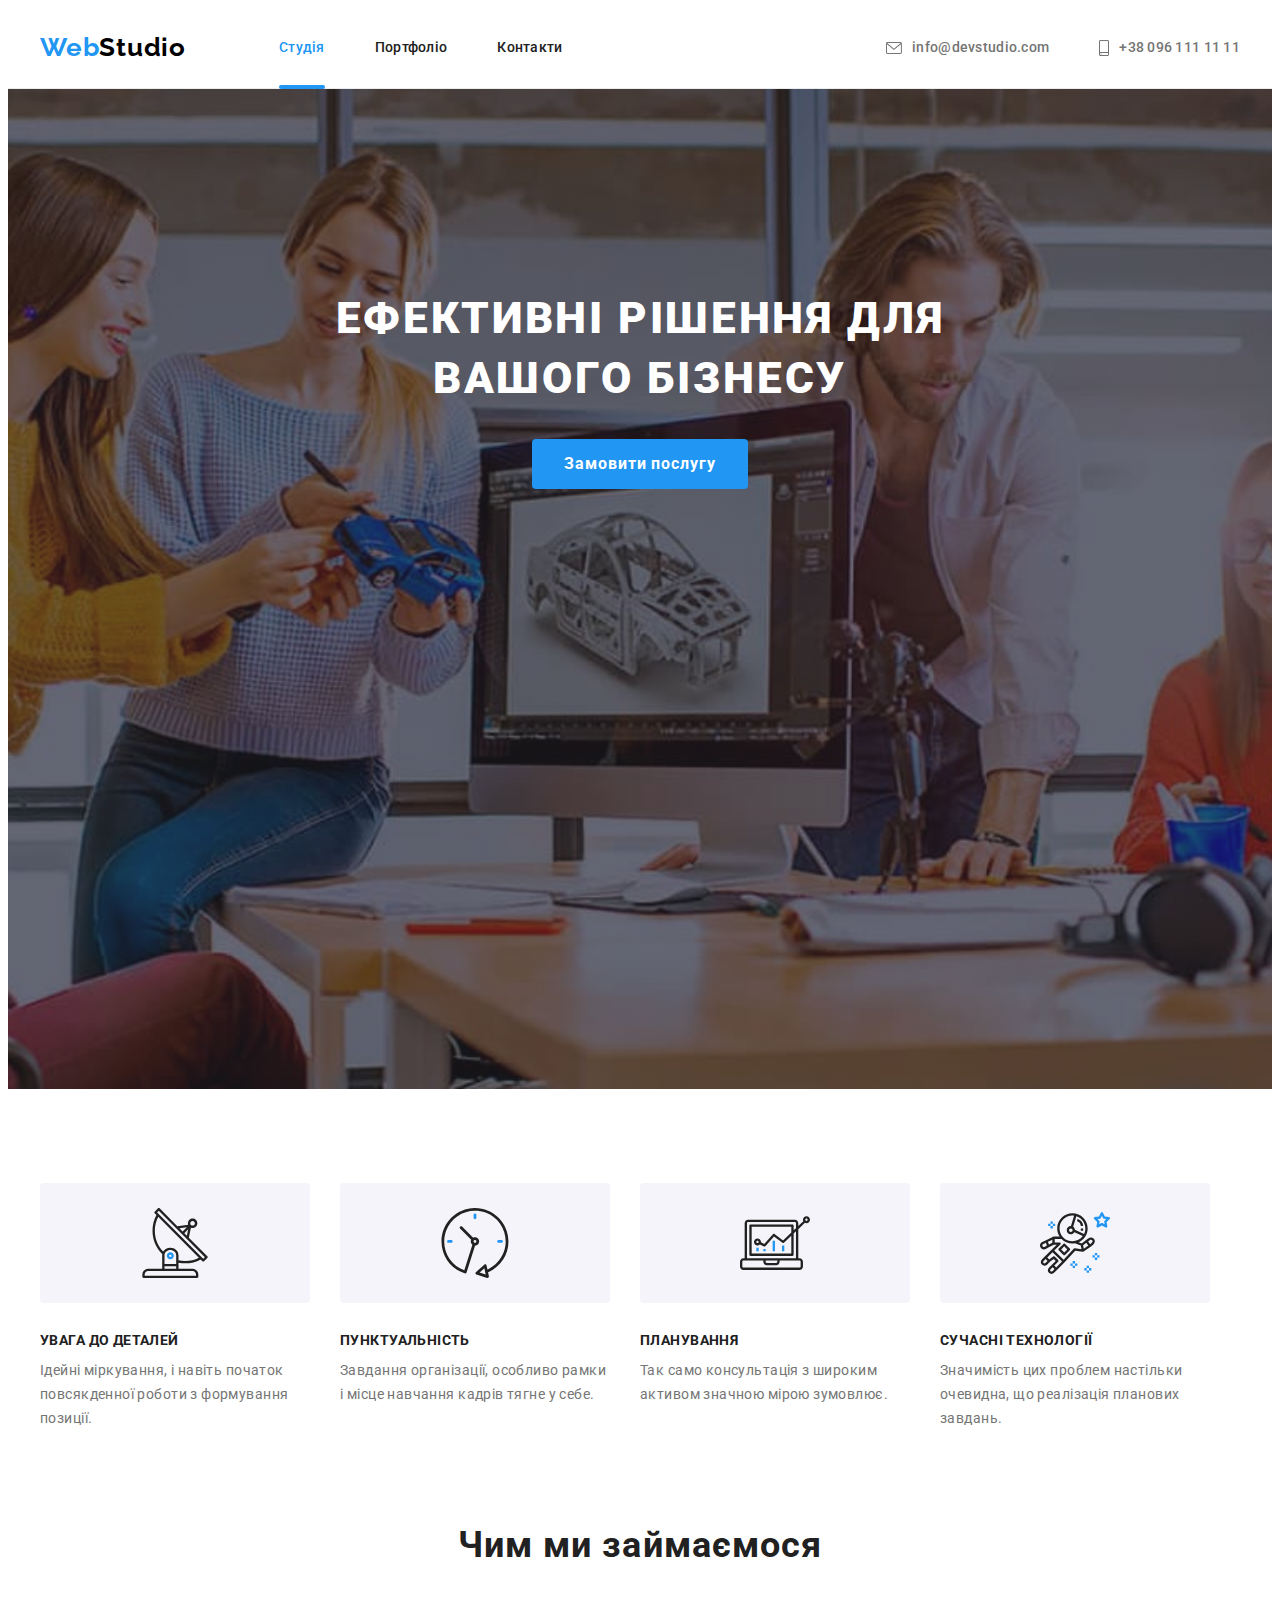
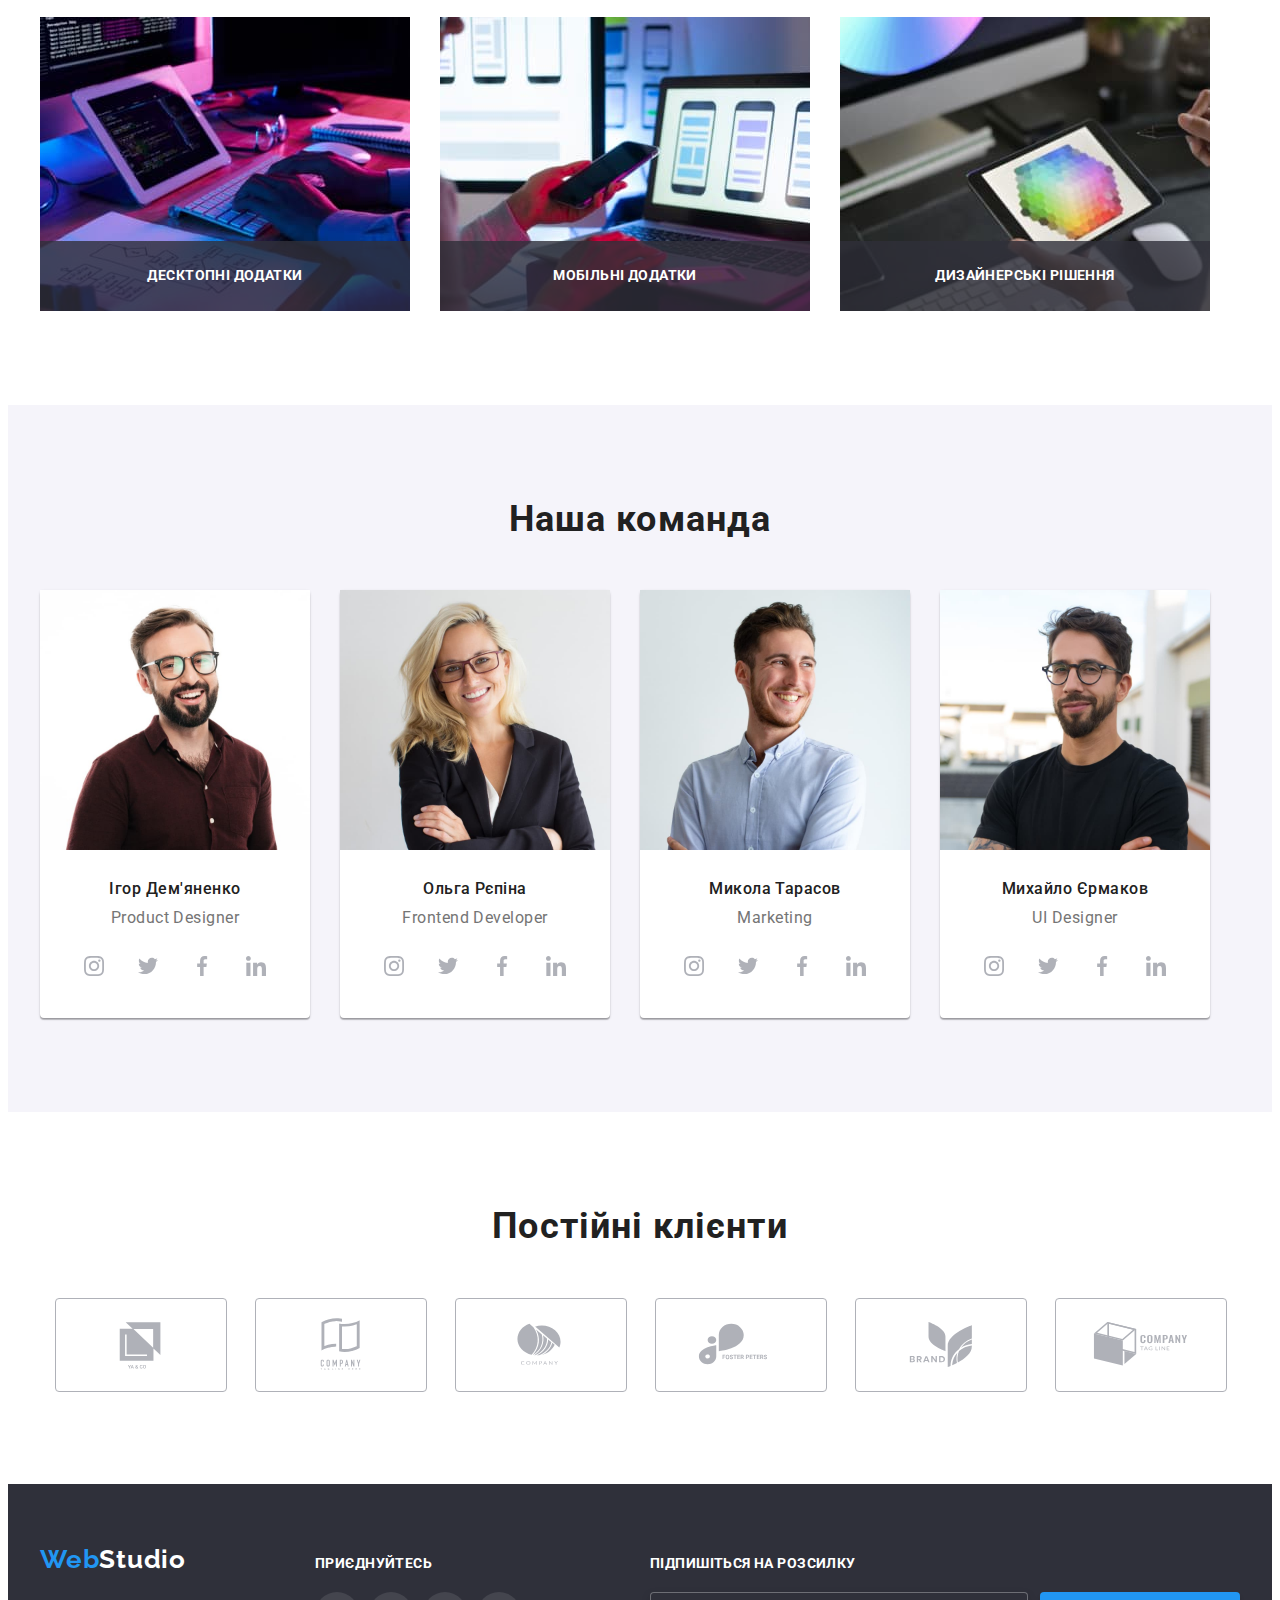
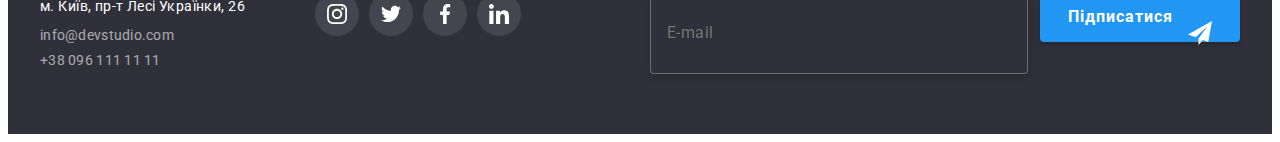
<file: index.html>
<!DOCTYPE html>
<html lang="uk">
  <head>
    <meta charset="UTF-8" />
    <meta http-equiv="X-UA-Compatible" content="IE=edge" />
    <meta name="viewport" content="width=device-width, initial-scale=1.0" />
    <title>Document</title>
    <link rel="preconnect" href="https://fonts.googleapis.com" />
    <link rel="preconnect" href="https://fonts.gstatic.com" crossorigin />
    <link href="https://fonts.googleapis.com/css2?family=Raleway:wght@700&family=Roboto:wght@400;500;700;900&display=swap" rel="stylesheet" />
    <!-- Modern-normalize -->
    <link
      rel="stylesheet"
      href="https://cdnjs.cloudflare.com/ajax/libs/modern-normalize/1.1.0/modern-normalize.min.css"
      integrity="sha512-wpPYUAdjBVSE4KJnH1VR1HeZfpl1ub8YT/NKx4PuQ5NmX2tKuGu6U/JRp5y+Y8XG2tV+wKQpNHVUX03MfMFn9Q=="
      crossorigin="anonymous"
      referrerpolicy="no-referrer"
    />
    <link rel="stylesheet" href="./css/styles.css" />
  </head>

  <body class="body-studio">
    <!--Шапка сайта-->
    <header class="header-studio">
      <div class="container hd-cont">
        <a href="./index.html" class="logo" lang="en"><span class="logo-web">Web</span>Studio</a>
        <nav>
          <ul class="site-nav-list">
            <li class="header-item"><a href="./index.html" class="site-nav-link-act act">Студія</a></li>
            <li class="header-item"><a href="./portfolio.html" class="site-nav-link">Портфоліо</a></li>
            <li class="header-item"><a href="" class="site-nav-link">Контакти</a></li>
          </ul>
        </nav>
        <ul class="list-contact">
          <li class="list-contact-item">
            <a href="mailto:info@devstudio.com" class="list-contact-link"
              ><svg class="heder-soc-icon" width="16" height="12">
                <use xlink:href="./img/img-dz-four/symbol-defs.svg#email"></use></svg
              >info@devstudio.com</a
            >
          </li>
          <li class="list-contact-item">
            <a href="tel:+380961111111" class="list-contact-link"
              ><svg class="heder-soc-icon" width="10" height="16">
                <use xlink:href="./img/img-dz-four/symbol-defs.svg#phone"></use></svg
              >+38 096 111 11 11</a
            >
          </li>
        </ul>
      </div>
    </header>

    <main class="main-studio">
      <section class="hero bg-hero">
        <div class="hero-container">
          <h1 class="hero-full">Ефективні рішення для вашого бізнесу</h1>
          <button class="hero-full-button" name="choise" value="mainbutton" type="button" data-modal-open>Замовити послугу</button>
        </div>
        <!-- МОДАЛЬНОЕ ОКНО -->
        <div class="backdrop is-hidden" data-modal>
          <div class="modal">
            <button type="button" class="modal-btn" data-modal-close>
              <svg class="modal-icon" width="18" height="18">
                <use xlink:href="./img/img-dz-four/symbol-defs.svg#close"></use>
              </svg>
            </button>
            <form class="register-form" name="register-form">
              <strong class="register-form-title">Залиште свої дані, ми вам передзвонимо</strong>

              <div class="register-form-group" role="group">
                <label class="register-form-field">
                  <span class="register-form-label">Ім'я</span>
                  <input class="register-form-input" type="text" name="text" />
                  <svg class="register-form-icon" width="18" height="18">
                    <use href="./img/img-dz-four/symbol-defs.svg#icon-man"></use>
                  </svg>
                </label>

                <label class="register-form-field">
                  <span class="register-form-label">Телефон</span>
                  <input class="register-form-input" type="tel" name="tel" />
                  <svg class="register-form-icon" width="18" height="18">
                    <use href="./img/img-dz-four/symbol-defs.svg#icon-phone-black"></use>
                  </svg>
                </label>

                <label class="register-form-field">
                  <span class="register-form-label">Пошта</span>
                  <input class="register-form-input" type="email" name="email" />
                  <svg class="register-form-icon" width="18" height="18">
                    <use href="./img/img-dz-four/symbol-defs.svg#icon-email-black"></use>
                  </svg>
                </label>

                <label class="register-form-field">
                  <span class="register-form-heading">Коментар</span>
                  <textarea class="register-form-message" name="coment" rows="4" placeholder="Введіть текст"></textarea>
                </label>
              </div>

              <label class="register-form-agreement">
                <input class="register-form-checkbox visually-hidden" type="checkbox" name="privat" id="privat" />
                <svg class="register-form-icons" width="18" height="18">
                  <use class="icon-checked" href="./img/img-dz-four/symbol-defs.svg#icon-icon-check"></use>
                  <use class="icon-unchecked" href="./img/img-dz-four/symbol-defs.svg#icon-Vector"></use>
                </svg>
                <span class="register-form-desc">Погоджуюся з розсилкою та приймаю <a class="register-form-link" href="#">Умови договору</a></span>
              </label>
              <button class="register-form-btn" type="submit">Відправити</button>
            </form>
          </div>
        </div>
      </section>
      <section class="section-feature">
        <div class="container">
          <h2 class="visually-hidden">особливості</h2>
          <ul class="section-feature-list">
            <li class="section-feature-item">
              <div class="directions-link">
                <svg class="directions-icon" width="70" height="70">
                  <use xlink:href="./img/img-dz-four/symbol-defs.svg#antenna"></use>
                </svg>
              </div>
              <h3 class="section-feature-item-title">Увага до деталей</h3>
              <p class="section-feature-item-p">Ідейні міркування, і навіть початок повсякденної роботи з формування позиції.</p>
            </li>
            <li class="section-feature-item">
              <div class="directions-link">
                <svg class="directions-icon" width="70" height="70">
                  <use xlink:href="./img/img-dz-four/symbol-defs.svg#clock"></use>
                </svg>
              </div>
              <h3 class="section-feature-item-title">Пунктуальність</h3>
              <p class="section-feature-item-p">Завдання організації, особливо рамки і місце навчання кадрів тягне у себе.</p>
            </li>
            <li class="section-feature-item">
              <div class="directions-link">
                <svg class="directions-icon" width="70" height="70">
                  <use xlink:href="./img/img-dz-four/symbol-defs.svg#diagram"></use>
                </svg>
              </div>
              <h3 class="section-feature-item-title">Планування</h3>
              <p class="section-feature-item-p">Так само консультація з широким активом значною мірою зумовлює.</p>
            </li>
            <li class="section-feature-item">
              <div class="directions-link">
                <svg class="directions-icon" width="70" height="70">
                  <use xlink:href="./img/img-dz-four/symbol-defs.svg#astronaut"></use>
                </svg>
              </div>
              <h3 class="section-feature-item-title">Сучасні технології</h3>
              <p class="section-feature-item-p">Значимість цих проблем настільки очевидна, що реалізація планових завдань.</p>
            </li>
          </ul>
        </div>
      </section>
      <section class="section-services">
        <div class="container">
          <h2 class="section-services-title">Чим ми займаємося</h2>
          <ul class="section-services-works-list">
            <li class="section-services-img">
              <div class="box-features-imgtext">
                <img src="./img/a.jpg" class="section-services-works-foto" alt="чоловічі руки пишуть код" width="370" height="294" />
                <p class="features-imgtext">Десктопні додатки</p>
              </div>
            </li>
            <li class="section-services-img">
              <div class="box-features-imgtext">
                <img src="./img/b.jpg" class="section-services-works-foto" alt="жіночі руки тримають телефон" width="370" height="294" />
                <p class="features-imgtext">Мобільні додатки</p>
              </div>
            </li>
            <li class="section-services-img">
              <div class="box-features-imgtext">
                <img src="./img/c.jpg" class="section-services-works-foto" alt="жіночі руки тримають планшет та малюють на ньому" width="370" height="294" />
                <p class="features-imgtext">Дизайнерські рішення</p>
              </div>
            </li>
          </ul>
        </div>
      </section>
      <section class="section-team">
        <div class="container">
          <h2 class="section-team-title">Наша команда</h2>
          <ul class="section-team-working-people">
            <li class="section-team-list">
              <img src="./img/img3.jpg" class="section-team-foto" alt="світловолосий чоловік в окулярах та червоній сорочці" width="270" height="260" />
              <div class="team-working">
                <h3 class="section-team-name">Ігор Дем'яненко</h3>
                <p class="section-team-profession" lang="en">Product Designer</p>
                <ul class="team-social-networks">
                  <li class="team-social-networks-item">
                    <a class="team-social-networks-item-link" href="#">
                      <svg class="icon-link" width="20" height="20">
                        <use href="./img/img-dz-four/symbol-defs.svg#instagram"></use>
                      </svg>
                    </a>
                  </li>
                  <li class="team-social-networks-item">
                    <a class="team-social-networks-item-link" href="#">
                      <svg class="icon-link" width="20" height="20">
                        <use href="./img/img-dz-four/symbol-defs.svg#twitter"></use>
                      </svg>
                    </a>
                  </li>
                  <li class="team-social-networks-item">
                    <a class="team-social-networks-item-link" href="#">
                      <svg class="icon-link" width="20" height="20">
                        <use href="./img/img-dz-four/symbol-defs.svg#facebook"></use>
                      </svg>
                    </a>
                  </li>
                  <li class="team-social-networks-item">
                    <a class="team-social-networks-item-link" href="#">
                      <svg class="icon-link" width="20" height="20">
                        <use href="./img/img-dz-four/symbol-defs.svg#linkedin"></use>
                      </svg>
                    </a>
                  </li>
                </ul>
              </div>
            </li>
            <li class="section-team-list">
              <img src="./img/img4.jpg" class="section-team-foto" alt="світловолоса жінка в окулярах та чорному жакеті" width="270" height="260" />
              <div class="team-working">
                <h3 class="section-team-name">Ольга Рєпіна</h3>
                <p class="section-team-profession" lang="en">Frontend Developer</p>
                <ul class="team-social-networks">
                  <li class="team-social-networks-item">
                    <a class="team-social-networks-item-link" href="#">
                      <svg class="icon-link" width="20" height="20">
                        <use href="./img/img-dz-four/symbol-defs.svg#instagram"></use>
                      </svg>
                    </a>
                  </li>
                  <li class="team-social-networks-item">
                    <a class="team-social-networks-item-link" href="#">
                      <svg class="icon-link" width="20" height="20">
                        <use href="./img/img-dz-four/symbol-defs.svg#twitter"></use>
                      </svg>
                    </a>
                  </li>
                  <li class="team-social-networks-item">
                    <a class="team-social-networks-item-link" href="#">
                      <svg class="icon-link" width="20" height="20">
                        <use href="./img/img-dz-four/symbol-defs.svg#facebook"></use>
                      </svg>
                    </a>
                  </li>
                  <li class="team-social-networks-item">
                    <a class="team-social-networks-item-link" href="#">
                      <svg class="icon-link" width="20" height="20">
                        <use href="./img/img-dz-four/symbol-defs.svg#linkedin"></use>
                      </svg>
                    </a>
                  </li>
                </ul>
              </div>
            </li>
            <li class="section-team-list">
              <img src="./img/img5.jpg" class="section-team-foto" alt="світловолосий чоловік в білій сорочці" width="270" height="260" />
              <div class="team-working">
                <h3 class="section-team-name">Микола Тарасов</h3>
                <p class="section-team-profession" lang="en">Marketing</p>
                <ul class="team-social-networks">
                  <li class="team-social-networks-item">
                    <a class="team-social-networks-item-link" href="#">
                      <svg class="icon-link" width="20" height="20">
                        <use href="./img/img-dz-four/symbol-defs.svg#instagram"></use>
                      </svg>
                    </a>
                  </li>
                  <li class="team-social-networks-item">
                    <a class="team-social-networks-item-link" href="#">
                      <svg class="icon-link" width="20" height="20">
                        <use href="./img/img-dz-four/symbol-defs.svg#twitter"></use>
                      </svg>
                    </a>
                  </li>
                  <li class="team-social-networks-item">
                    <a class="team-social-networks-item-link" href="#">
                      <svg class="icon-link" width="20" height="20">
                        <use href="./img/img-dz-four/symbol-defs.svg#facebook"></use>
                      </svg>
                    </a>
                  </li>
                  <li class="team-social-networks-item">
                    <a class="team-social-networks-item-link" href="#">
                      <svg class="icon-link" width="20" height="20">
                        <use href="./img/img-dz-four/symbol-defs.svg#linkedin"></use>
                      </svg>
                    </a>
                  </li>
                </ul>
              </div>
            </li>
            <li class="section-team-list">
              <img src="./img/img6.jpg" class="section-team-foto" alt="темноволосий чоловік в окулярах та чорній сорочці" width="270" height="260" />
              <div class="team-working">
                <h3 class="section-team-name">Михайло Єрмаков</h3>
                <p class="section-team-profession" lang="en">UI Designer</p>
                <ul class="team-social-networks">
                  <li class="team-social-networks-item">
                    <a class="team-social-networks-item-link" href="#">
                      <svg class="icon-link" width="20" height="20">
                        <use href="./img/img-dz-four/symbol-defs.svg#instagram"></use>
                      </svg>
                    </a>
                  </li>
                  <li class="team-social-networks-item">
                    <a class="team-social-networks-item-link" href="#">
                      <svg class="icon-link" width="20" height="20">
                        <use href="./img/img-dz-four/symbol-defs.svg#twitter"></use>
                      </svg>
                    </a>
                  </li>
                  <li class="team-social-networks-item">
                    <a class="team-social-networks-item-link" href="#">
                      <svg class="icon-link" width="20" height="20">
                        <use href="./img/img-dz-four/symbol-defs.svg#facebook"></use>
                      </svg>
                    </a>
                  </li>
                  <li class="team-social-networks-item">
                    <a class="team-social-networks-item-link" href="#">
                      <svg class="icon-link" width="20" height="20">
                        <use href="./img/img-dz-four/symbol-defs.svg#linkedin"></use>
                      </svg>
                    </a>
                  </li>
                </ul>
              </div>
            </li>
          </ul>
        </div>
      </section>
      <section class="section">
        <div class="container">
          <h1 class="section-services-title">Постійні клієнти</h1>
          <ul class="client-logo">
            <li class="client-logo-item">
              <a class="client-logo-link" href="#"
                ><svg class="icon-client-logo" width="106" height="60">
                  <use href="./img/img-dz-four/symbol-defs.svg#Logo1"></use></svg
              ></a>
            </li>
            <li class="client-logo-item">
              <a class="client-logo-link" href="#"
                ><svg class="icon-client-logo" width="106" height="60">
                  <use href="./img/img-dz-four/symbol-defs.svg#Logo2"></use></svg
              ></a>
            </li>
            <li class="client-logo-item">
              <a class="client-logo-link" href="#"
                ><svg class="icon-client-logo" width="106" height="60">
                  <use href="./img/img-dz-four/symbol-defs.svg#Logo3"></use></svg
              ></a>
            </li>
            <li class="client-logo-item">
              <a class="client-logo-link" href="#"
                ><svg class="icon-client-logo" width="106" height="60">
                  <use href="./img/img-dz-four/symbol-defs.svg#Logo4"></use></svg
              ></a>
            </li>
            <li class="client-logo-item">
              <a class="client-logo-link" href="#"
                ><svg class="icon-client-logo" width="106" height="60">
                  <use href="./img/img-dz-four/symbol-defs.svg#Logo5"></use></svg
              ></a>
            </li>
            <li class="client-logo-item">
              <a class="client-logo-link" href="#"
                ><svg class="icon-client-logo" width="106" height="60">
                  <use href="./img/img-dz-four/symbol-defs.svg#Logo6"></use></svg
              ></a>
            </li>
          </ul>
        </div>
      </section>
    </main>

    <footer class="footer-studio">
      <div class="container footer-container">
        <div>
          <a href="./index.html" class="logo-footer" lang="en"><span class="logo-web">Web</span>Studio</a>
          <address class="footer-add-studio">
            <ul class="footer-studio-list">
              <li class="footer-item"><a href="" class="footer-studio-map">м. Київ, пр-т Лесі Українки, 26</a></li>
              <li class="footer-item"><a href="mailto:info@devstudio.com" class="footer-studio-contact">info@devstudio.com</a></li>
              <li class="footer-item"><a href="tel:+380961111111" class="footer-studio-contact">+38 096 111 11 11</a></li>
            </ul>
          </address>
        </div>
        <div class="goin">
          <p class="footer-goin">приєднуйтесь</p>
          <ul class="footer-soc-list list">
            <li class="footer-soc-item">
              <a href="#" class="footer-soc-link">
                <svg class="footer-soc-icon" width="20" height="20">
                  <use xlink:href="./img/img-dz-four/symbol-defs.svg#instagram"></use>
                </svg>
              </a>
            </li>
            <li class="footer-soc-item list">
              <a href="#" class="footer-soc-link">
                <svg class="footer-soc-icon" width="20" height="20">
                  <use xlink:href="./img/img-dz-four/symbol-defs.svg#twitter"></use>
                </svg>
              </a>
            </li>
            <li class="footer-soc-item list">
              <a href="#" class="footer-soc-link">
                <svg class="footer-soc-icon" width="20" height="20">
                  <use xlink:href="./img/img-dz-four/symbol-defs.svg#facebook"></use>
                </svg>
              </a>
            </li>
            <li class="footer-soc-item list">
              <a href="#" class="footer-soc-link">
                <svg class="footer-soc-icon" width="20" height="20">
                  <use xlink:href="./img/img-dz-four/symbol-defs.svg#linkedin"></use>
                </svg>
              </a>
            </li>
          </ul>
        </div>
        <div class="subscribe">
          <p class="subscribe-p">Підпишіться на розсилку</p>
          <form action="#" class="subscribe-form">
            <input type="email" name="email" class="subscribe-email" placeholder="E-mail" />
            <button type="submit" class="subscribe-button">
              Підписатися<svg width="24" height="24" class="subscribe-img">
                <use xlink:href="./img/img-dz-four/symbol-defs.svg#icon-icon-send"></use>
              </svg>
            </button>
          </form>
        </div>
      </div>
    </footer>
    <script src="./js/modal.js"></script>
  </body>
</html>
</file>
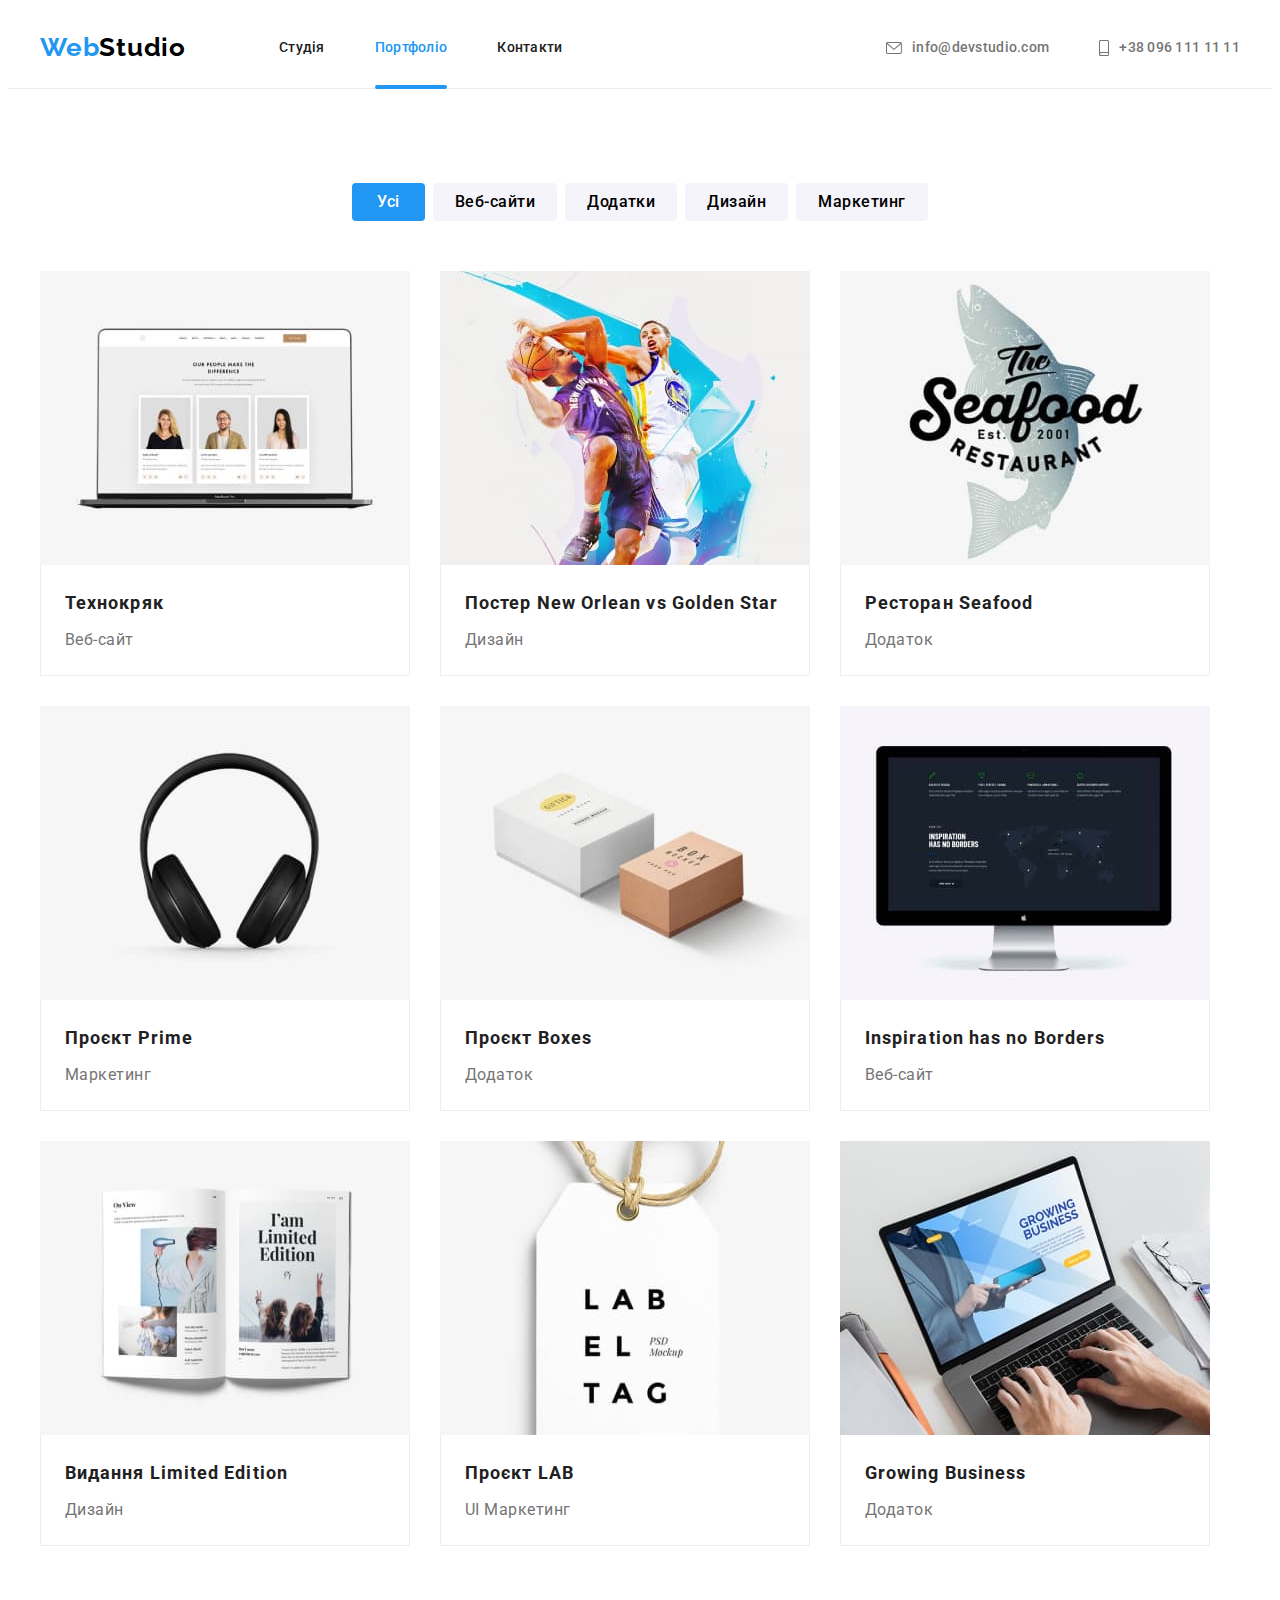
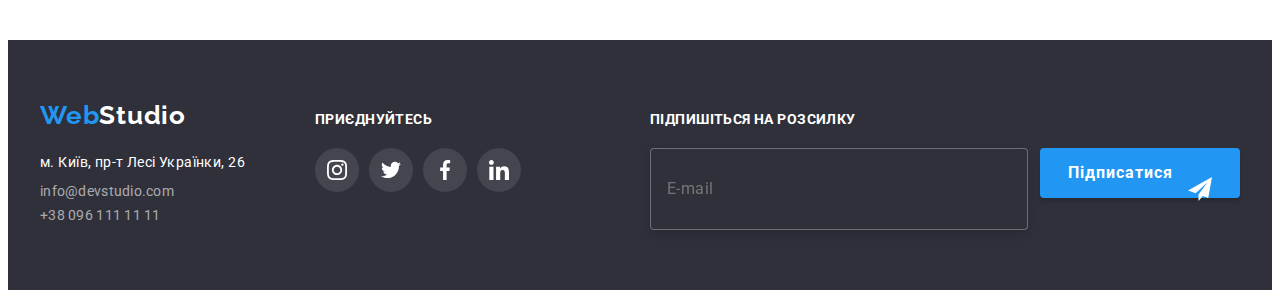
<file: portfolio.html>
<!DOCTYPE html>
<html lang="uk">
  <head>
    <meta charset="UTF-8" />
    <meta http-equiv="X-UA-Compatible" content="IE=edge" />
    <meta name="viewport" content="width=device-width, initial-scale=1.0" />
    <title>Document</title>
    <link rel="preconnect" href="https://fonts.googleapis.com" />
    <link rel="preconnect" href="https://fonts.gstatic.com" crossorigin />
    <link href="https://fonts.googleapis.com/css2?family=Raleway:wght@700&family=Roboto:wght@400;500;700;900&display=swap" rel="stylesheet" />
    <!-- Modern-normalize -->
    <link
      rel="stylesheet"
      href="https://cdnjs.cloudflare.com/ajax/libs/modern-normalize/1.1.0/modern-normalize.min.css"
      integrity="sha512-wpPYUAdjBVSE4KJnH1VR1HeZfpl1ub8YT/NKx4PuQ5NmX2tKuGu6U/JRp5y+Y8XG2tV+wKQpNHVUX03MfMFn9Q=="
      crossorigin="anonymous"
      referrerpolicy="no-referrer"
    />
    <link rel="stylesheet" href="./css/styles.css" />
  </head>

  <body class="body-studio">
    <!--Шапка сайта-->
    <header class="header-studio">
      <div class="container hd-cont">
        <a href="./index.html" class="logo" lang="en"><span class="logo-web">Web</span>Studio</a>
        <nav>
          <ul class="site-nav-list">
            <li class="header-item"><a href="./index.html" class="site-nav-link">Студія</a></li>
            <li class="header-item"><a href="./portfolio.html" class="site-nav-link-act act">Портфоліо</a></li>
            <li class="header-item"><a href="" class="site-nav-link">Контакти</a></li>
          </ul>
        </nav>
        <ul class="list-contact">
          <li class="list-contact-item">
            <a href="mailto:info@devstudio.com" class="list-contact-link"
              ><svg class="heder-soc-icon" width="16" height="12">
                <use xlink:href="./img/img-dz-four/symbol-defs.svg#email"></use></svg
              >info@devstudio.com</a
            >
          </li>
          <li class="list-contact-item">
            <a href="tel:+380961111111" class="list-contact-link"
              ><svg class="heder-soc-icon" width="10" height="16">
                <use xlink:href="./img/img-dz-four/symbol-defs.svg#phone"></use></svg
              >+38 096 111 11 11</a
            >
          </li>
        </ul>
      </div>
    </header>
    <main class="main-portfolio">
      <section class="portfolio-section">
        <div class="container">
          <h1 class="visually-hidden">наші послуги</h1>
          <ul class="portfolio-section-list">
            <li class="portfolio-sect-items"><button class="portfolio-button-act" name="choise" value="mainbutton" type="button">Усі</button></li>
            <li class="portfolio-sect-items"><button class="portfolio-button" name="choise" value="mainbutton" type="button">Веб-сайти</button></li>
            <li class="portfolio-sect-items"><button class="portfolio-button" name="choise" value="mainbutton" type="button">Додатки</button></li>
            <li class="portfolio-sect-items"><button class="portfolio-button" name="choise" value="mainbutton" type="button">Дизайн</button></li>
            <li class="portfolio-sect-items"><button class="portfolio-button" name="choise" value="mainbutton" type="button">Маркетинг</button></li>
          </ul>
          <ul class="portfolio-card-list">
            <li class="portfolio-card-item">
              <a class="portfolio-card-item-link" href="#">
                <div class="position-bord">
                  <img src="./img/img-portfolio/1.jpg" class="portfolio-card-item-foto" alt="фото трьох людей" width="370" height="294" />
                  <p class="bigbest-text">
                    Ресурс пропонує комплексні пропозиції з різним рівнем функціоналу та сервісів. Все це дозволить відвідувачу отримати вичерпні відомості про компанію чи приватну особу.
                  </p>
                </div>
                <div class="portfolio-cards">
                  <h2 class="portfolio-card-title">Технокряк</h2>
                  <p class="portfolio-card-text">Веб-сайт</p>
                </div>
              </a>
            </li>
            <li class="portfolio-card-item">
              <a class="portfolio-card-item-link" href="#">
                <div class="position-bord">
                  <img src="./img/img-portfolio/2.jpg" class="portfolio-card-item-foto" alt="два баскетлолиста" width="370" height="294" />
                  <p class="bigbest-text">
                    Ресурс пропонує комплексні пропозиції з різним рівнем функціоналу та сервісів. Все це дозволить відвідувачу отримати вичерпні відомості про компанію чи приватну особу.
                  </p>
                </div>
                <div class="portfolio-cards">
                  <h2 class="portfolio-card-title">Постер <span lang="en" class="subtitle-lang">New Orlean vs Golden Star</span></h2>
                  <p class="portfolio-card-text">Дизайн</p>
                </div>
              </a>
            </li>
            <li class="portfolio-card-item">
              <a class="portfolio-card-item-link" href="#">
                <div class="position-bord">
                  <img src="./img/img-portfolio/3.jpg" class="portfolio-card-item-foto" alt="логотіп ресторану" width="370" height="294" />
                  <p class="bigbest-text">
                    Ресурс пропонує комплексні пропозиції з різним рівнем функціоналу та сервісів. Все це дозволить відвідувачу отримати вичерпні відомості про компанію чи приватну особу.
                  </p>
                </div>
                <div class="portfolio-cards">
                  <h2 class="portfolio-card-title">Ресторан <span lang="en" class="subtitle-lang">Seafood</span></h2>
                  <p class="portfolio-card-text">Додаток</p>
                </div>
              </a>
            </li>
            <li class="portfolio-card-item">
              <a class="portfolio-card-item-link" href="#">
                <div class="position-bord">
                  <img src="./img/img-portfolio/4.jpg" class="portfolio-card-item-foto" alt="навушники" width="370" height="294" />
                  <p class="bigbest-text">
                    Ресурс пропонує комплексні пропозиції з різним рівнем функціоналу та сервісів. Все це дозволить відвідувачу отримати вичерпні відомості про компанію чи приватну особу.
                  </p>
                </div>
                <div class="portfolio-cards">
                  <h2 class="portfolio-card-title">Проєкт <span lang="en" class="subtitle-lang">Prime</span></h2>
                  <p class="portfolio-card-text">Маркетинг</p>
                </div>
              </a>
            </li>
            <li class="portfolio-card-item">
              <a class="portfolio-card-item-link" href="#">
                <div class="position-bord">
                  <img src="./img/img-portfolio/5.jpg" class="portfolio-card-item-foto" alt="дві коробки" width="370" height="294" />
                  <p class="bigbest-text">
                    Ресурс пропонує комплексні пропозиції з різним рівнем функціоналу та сервісів. Все це дозволить відвідувачу отримати вичерпні відомості про компанію чи приватну особу.
                  </p>
                </div>
                <div class="portfolio-cards">
                  <h2 class="portfolio-card-title">Проєкт <span lang="en" class="subtitle-lang">Boxes</span></h2>
                  <p class="portfolio-card-text">Додаток</p>
                </div>
              </a>
            </li>
            <li class="portfolio-card-item">
              <a class="portfolio-card-item-link" href="#">
                <div class="position-bord">
                  <img src="./img/img-portfolio/6.jpg" class="portfolio-card-item-foto" alt="монітор компьютера" width="370" height="294" />
                  <p class="bigbest-text">
                    Ресурс пропонує комплексні пропозиції з різним рівнем функціоналу та сервісів. Все це дозволить відвідувачу отримати вичерпні відомості про компанію чи приватну особу.
                  </p>
                </div>
                <div class="portfolio-cards">
                  <h2 class="portfolio-card-title" lang="en">Inspiration has no Borders</h2>
                  <p class="portfolio-card-text">Веб-сайт</p>
                </div>
              </a>
            </li>
            <li class="portfolio-card-item">
              <a class="portfolio-card-item-link" href="#">
                <div class="position-bord">
                  <img src="./img/img-portfolio/7.jpg" class="portfolio-card-item-foto" alt="розгорнута книга" width="370" height="294" />
                  <p class="bigbest-text">
                    Ресурс пропонує комплексні пропозиції з різним рівнем функціоналу та сервісів. Все це дозволить відвідувачу отримати вичерпні відомості про компанію чи приватну особу.
                  </p>
                </div>
                <div class="portfolio-cards">
                  <h2 class="portfolio-card-title">Видання <span lang="en" class="subtitle-lang">Limited Edition</span></h2>
                  <p class="portfolio-card-text">Дизайн</p>
                </div>
              </a>
            </li>
            <li class="portfolio-card-item">
              <a class="portfolio-card-item-link" href="#">
                <div class="position-bord">
                  <img src="./img/img-portfolio/8.jpg" class="portfolio-card-item-foto" alt="етикетка" width="370" height="294" />
                  <p class="bigbest-text">
                    Ресурс пропонує комплексні пропозиції з різним рівнем функціоналу та сервісів. Все це дозволить відвідувачу отримати вичерпні відомості про компанію чи приватну особу.
                  </p>
                </div>
                <div class="portfolio-cards">
                  <h2 class="portfolio-card-title">Проєкт <span lang="en" class="subtitle-lang">LAB</span></h2>
                  <p class="portfolio-card-text">UI Маркетинг</p>
                </div>
              </a>
            </li>
            <li class="portfolio-card-item">
              <a class="portfolio-card-item-link" href="#">
                <div class="position-bord">
                  <img src="./img/img-portfolio/9.jpg" class="portfolio-card-item-foto" alt="чоловічі руки працюють за ноутбуком" width="370" height="294" />
                  <p class="bigbest-text">
                    Ресурс пропонує комплексні пропозиції з різним рівнем функціоналу та сервісів. Все це дозволить відвідувачу отримати вичерпні відомості про компанію чи приватну особу.
                  </p>
                </div>
                <div class="portfolio-cards">
                  <h2 class="portfolio-card-title" lang="en">Growing Business</h2>
                  <p class="portfolio-card-text">Додаток</p>
                </div>
              </a>
            </li>
          </ul>
        </div>
      </section>
    </main>
    <footer class="footer-studio">
      <div class="container footer-container">
        <div>
          <a href="./index.html" class="logo-footer" lang="en"><span class="logo-web">Web</span>Studio</a>
          <address class="footer-add-studio">
            <ul class="footer-studio-list">
              <li class="footer-item"><a href="" class="footer-studio-map">м. Київ, пр-т Лесі Українки, 26</a></li>
              <li class="footer-item"><a href="mailto:info@devstudio.com" class="footer-studio-contact">info@devstudio.com</a></li>
              <li class="footer-item"><a href="tel:+380961111111" class="footer-studio-contact">+38 096 111 11 11</a></li>
            </ul>
          </address>
        </div>
        <div class="goin">
          <p class="footer-goin">приєднуйтесь</p>
          <ul class="footer-soc-list list">
            <li class="footer-soc-item">
              <a href="#" class="footer-soc-link">
                <svg class="footer-soc-icon" width="20" height="20">
                  <use xlink:href="./img/img-dz-four/symbol-defs.svg#instagram"></use>
                </svg>
              </a>
            </li>
            <li class="footer-soc-item list">
              <a href="#" class="footer-soc-link">
                <svg class="footer-soc-icon" width="20" height="20">
                  <use xlink:href="./img/img-dz-four/symbol-defs.svg#twitter"></use>
                </svg>
              </a>
            </li>
            <li class="footer-soc-item list">
              <a href="#" class="footer-soc-link">
                <svg class="footer-soc-icon" width="20" height="20">
                  <use xlink:href="./img/img-dz-four/symbol-defs.svg#facebook"></use>
                </svg>
              </a>
            </li>
            <li class="footer-soc-item list">
              <a href="#" class="footer-soc-link">
                <svg class="footer-soc-icon" width="20" height="20">
                  <use xlink:href="./img/img-dz-four/symbol-defs.svg#linkedin"></use>
                </svg>
              </a>
            </li>
          </ul>
        </div>
        <div class="subscribe">
          <p class="subscribe-p">Підпишіться на розсилку</p>
          <form action="#" class="subscribe-form">
            <input type="email" name="email" class="subscribe-email" placeholder="E-mail" />
            <button type="submit" class="subscribe-button">
              Підписатися<svg width="24" height="24" class="subscribe-img">
                <use xlink:href="./img/img-dz-four/symbol-defs.svg#icon-icon-send"></use>
              </svg>
            </button>
          </form>
        </div>
      </div>
    </footer>
  </body>
</html>
</file>
<file: css/styles.css>
:root {
  --primary-color-text-fon: rgba(117, 117, 117, 1);
  --color-text: rgba(33, 33, 33, 1);
  --color-minitext-fon: rgba(255, 255, 255, 1);
  --color-button-text: rgba(33, 150, 243, 1);
  --hero-fon: rgba(47, 48, 58, 1);
  --fon-comand: rgba(245, 244, 250, 1);
  --footer-text: rgba(255, 255, 255, 0.6);
  --border-cards: rgba(238, 238, 238, 1);
  --act-button: rgba(24, 140, 232, 1);
  --header-bord: rgba(236, 236, 236, 1);
  --border-logo: rgba(175, 177, 184, 1);
  --overlay-background: rgba(0, 0, 0, 0.2);
  --modal-fich: rgb(255, 255, 255);
  --bg-cards: rgba(47, 48, 58, 0.8);
  --modal-border: rgba(33, 243, 178, 1);
}
.body-studio {
  background-color: var(--color-minitext-fon);
  color: var(--primary-color-text-fon);
  font-family: roboto, sans-serif;
}
/* *,
*::before,
*::after {
  outline: 1px solid red;
} */
ul {
  list-style: none;
  margin: 0;
  padding: 0;
}
.container {
  width: 1200px;
  padding-left: 15px;
  padding-right: 15px;
  margin-left: auto;
  margin-right: auto;
}

h1,
h2,
h3,
h4,
h5,
h6,
p {
  margin: 0;
}

img {
  display: block;
  max-width: 100%;
  height: auto;
}
section {
  padding-top: 94px;
  padding-bottom: 94px;
}

/* Шапка сайта */

.header-studio {
  background-color: var(--color-minitext-fon);
  /* Встановить стилі нижньої рамки */
  border-bottom: 1px solid var(--header-bord);
}

.hd-cont {
  display: flex;
  align-items: center;
}
nav {
  display: flex;
  justify-content: center;
}
.header-item {
  margin-right: 50px;
}
.header-item:last-child {
  margin-right: 0;
}
.logo {
  padding-top: 24px;
  padding-bottom: 25px;
  display: inline-flex;
  margin-right: 93px;
  font-family: Raleway;
  font-size: 26px;
  font-weight: 700;
  line-height: 1.19;
  letter-spacing: 0.03em;
  color: rgba(0, 0, 0, 1);
  text-decoration: none;
}
.logo-web {
  color: var(--color-button-text);
}
.site-nav-list {
  display: flex;
  flex-direction: row;
}
.site-nav-link-act {
  display: inline-block;
  padding-top: 32px;
  padding-bottom: 32px;
  font-size: 14px;
  font-weight: 500;
  line-height: 1.14;
  letter-spacing: 0.02em;
  color: var(--color-button-text);
  text-decoration: none;
  position: relative;
  transition: color 250ms cubic-bezier(0.4, 0, 0.2, 1);
}
.site-nav-link-act:hover,
.site-nav-link-act:focus {
  color: var(--color-button-text);
}
.site-nav-link-act.act::after {
  content: '';
  position: absolute;
  bottom: -1px;
  left: 0;
  display: block;
  width: 100%;
  height: 4px;
  background-color: rgb(33, 150, 243);
  border-radius: 2px;
}
.site-nav-link {
  display: inline-block;
  padding-top: 32px;
  padding-bottom: 32px;
  font-size: 14px;
  font-weight: 500;
  line-height: 1.14;
  letter-spacing: 0.02em;
  color: var(--color-text);
  text-decoration: none;
  transition: color 250ms cubic-bezier(0.4, 0, 0.2, 1);
}
.site-nav-link:hover,
.site-nav-link:focus {
  color: var(--color-button-text);
}
.list-contact {
  margin-left: auto;
  display: flex;
  flex-direction: row;
}
.list-contact-item {
  margin-right: 50px;
}
.list-contact-item:last-child {
  margin-right: 0;
}
.list-contact-link {
  display: flex;
  align-items: center;
  padding-top: 32px;
  padding-bottom: 32px;
  font-size: 14px;
  font-weight: 500;
  line-height: 1.14;
  letter-spacing: 0.02em;
  color: var(--primary-color-text-fon);
  text-decoration: none;
  transition: color 250ms cubic-bezier(0.4, 0, 0.2, 1);
}
.list-contact-link:hover,
.list-contact-link:focus {
  color: var(--color-button-text);
}
.heder-soc-icon {
  fill: var(--primary-color-text-fon);
  margin-right: 10px;
  transition: fill 250ms cubic-bezier(0.4, 0, 0.2, 1);
}
.list-contact-link:hover .heder-soc-icon,
.list-contact-link:focus .heder-soc-icon {
  fill: var(--color-button-text);
}

/* main  */

/* Секция hero */

.hero {
  padding-top: 200px;
  padding-bottom: 200px;
}
.bg-hero {
  max-width: 1600px;
  min-height: 600px;
  margin-left: auto;
  margin-right: auto;
  background-image: linear-gradient(to right, rgba(47, 48, 58, 0.4), rgba(47, 48, 58, 0.4)), url(../img/img-dz-four/мм.jpg);
  background-repeat: no-repeat;
  background-position: center;
  background-size: cover;
  background-color: var(--hero-fon);
}

.hero > .hero-container {
  text-align: center;
  width: 700px;
  padding-left: 15px;
  padding-right: 15px;
  margin-left: auto;
  margin-right: auto;
}
.hero-full {
  font-size: 44px;
  font-weight: 900;
  line-height: 1.36;
  letter-spacing: 0.06em;
  margin-bottom: 30px;
  color: var(--color-minitext-fon);
}
.hero-full {
  text-transform: uppercase;
}

/* button */

.hero-full-button {
  font-family: inherit;
  font-size: 16px;
  font-weight: 700;
  line-height: 1.87;
  letter-spacing: 0.06em;
  border-radius: 4px;
  padding: 10px 32px;
  display: inline-block;
  min-width: 216px;
  text-align: center;
  border: 0px;
  cursor: pointer;
  color: var(--color-minitext-fon);
  background-color: var(--color-button-text);
  transition: background-color 250ms cubic-bezier(0.4, 0, 0.2, 1);
}
.hero-full-button:hover,
.hero-full-button:focus {
  background-color: var(--act-button);
}

/* Модальное окно */

.backdrop {
  position: fixed;
  top: 0;
  left: 0;
  width: 100%;
  height: 100%;
  background: var(--overlay-background);
  opacity: 1;
  transition: opacity 1400ms linear, visibility 1400ms linear;
}

.backdrop.is-hidden {
  opacity: 0;
  visibility: hidden;
  pointer-events: none;
}

.backdrop.is-hidden .modal {
  opacity: 0;
  visibility: hidden;
  pointer-events: none;
  transform: translate(-50%, -50%) scale(1) rotate(0deg);
  transition: opacity 1400ms linear, visibility 1400ms linear;
}

.modal {
  position: absolute;
  top: 50%;
  left: 50%;
  transform: translate(-50%, -50%);
  width: 528px;
  height: 581px;
  background: var(--modal-fich);
  box-shadow: 0px 1px 3px rgba(0, 0, 0, 0.12), 0px 1px 1px rgba(0, 0, 0, 0.14), 0px 2px 1px rgba(0, 0, 0, 0.2);
  border-radius: 4px;
  transition: transform 500ms ease-in-out;
  padding: 40px;
}

.modal-btn {
  position: absolute;
  top: 8px;
  right: 8px;

  display: flex;
  align-items: center;
  justify-content: center;
  width: 30px;
  height: 30px;

  background: var(--modal-fich);
  border: 1px solid rgba(0, 0, 0, 0.1);
  border-radius: 50%;
  cursor: pointer;
  /* color: rgba(0, 0, 0, 1);
  transition: color 250ms cubic-bezier(0.4, 0, 0.2, 1); */
}

/* .modal-btn:hover .modal-icon,
.modal-btn:focus .modal-icon {
  color: var(--color-button-text);
} */

.modal-icon {
  fill: rgba(0, 0, 0, 1);
  transition: fill 250ms cubic-bezier(0.4, 0, 0.2, 1);
}

.modal-btn:hover .modal-icon,
.modal-btn:focus .modal-icon {
  fill: var(--color-button-text);
}
/* .section-feature {
} */

.visually-hidden {
  position: absolute;
  width: 1px;
  height: 1px;
  margin: -1px;
  border: 0;
  padding: 0;
  white-space: nowrap;
  clip-path: inset(100%);
  clip: rect(0 0 0 0);
  overflow: hidden;
}
.section-feature-list {
  display: inline-flex;
}
.section-feature-item {
  flex-basis: 270px;
  margin-right: 30px;
}
.section-feature-item:last-child {
  margin-right: 0;
}

.directions-link {
  display: flex;
  align-items: center;
  justify-content: center;
  width: 270px;
  height: 120px;
  background: var(--fon-comand);
  border-radius: 4px;
  margin-bottom: 30px;
}

.directions-icon {
  fill: var(--border-logo);
}

.section-feature-item-title {
  margin-top: 0;
  margin-bottom: 10px;
  font-size: 14px;
  font-weight: 700;
  line-height: 1.14;
  letter-spacing: 0.03em;
  color: var(--color-text);
}
.section-feature-item-title {
  text-transform: uppercase;
}
.section-feature-item-p {
  margin-top: 0;
  margin-bottom: 0;
  font-size: 14px;
  line-height: 1.71;
  letter-spacing: 0.03em;
  color: var(--primary-color-text-fon);
}

.register-form-title {
  display: block;
  text-align: center;
  font-size: 20px;
  margin-bottom: 12px;
  color: var(--color-text);
  line-height: calc(23 / 20);
  letter-spacing: 0.03em;
}

.register-form-group {
  margin-bottom: 20px;
}

.register-form-field {
  position: relative;
  display: block;
  margin-bottom: 10px;
}
.register-form-field:last-child {
  margin-bottom: 0;
}

.register-form-label {
  display: block;
  font-size: 12px;
  margin-bottom: 4px;
  line-height: calc(14 / 12);
}

.register-form-input {
  width: 100%;
  display: block;
  height: 40px;
  padding-left: 42px;
  padding-right: 42px;

  border: 1px solid rgba(33, 33, 33, 0.2);
  border-radius: 4px;
  outline: transparent;

  transition: border-color 400ms;
}

.register-form-input:focus,
.register-form-input:hover {
  border-color: var(--color-button-text);
}

.register-form-icon {
  position: absolute;
  fill: var(--color-text);
  top: 50%;
  left: 10px;

  transition: fill 400ms;
}

.register-form-input:focus ~ .register-form-icon,
.register-form-input:hover ~ .register-form-icon {
  fill: var(--color-button-text);
}

.register-form-heading {
  display: block;
  font-size: 14px;
  margin-bottom: 4px;
}

.register-form-message {
  display: block;
  width: 100%;
  height: 120px;
  padding: 18px;

  font-size: 14px;

  resize: none;
  outline: transparent;
  border: 1px solid rgba(33, 33, 33, 0.2);
  border-radius: 4px;
}

.register-form-message::placeholder {
  font-size: 12px;
}

.register-form-agreement {
  display: flex;
  align-items: center;
  justify-content: center;
  gap: 10px;

  margin-bottom: 30px;
}

.icon-checked {
  opacity: 0;
  fill: var(--act-button);
  transition: opacity 400ms;
}

.register-form-checkbox:checked + .register-form-icons .icon-checked {
  opacity: 1;
}

/* .register-form-checkbox:focus + .register-form-icons,
.register-form-checkbox:hover + .register-form-icons {
  fill: var(--act-button);
}
.register-form-checkbox + .register-form-icons {
  transition: fill 250ms cubic-bezier(0.4, 0, 0.2, 1);
} */

.icon-unchecked {
  transition: opacity 400ms;
}

.register-form-checkbox:checked + .register-form-icons .icon-unchecked {
  opacity: 0;
}
.register-form-checkbox + .register-form-icons .icon-unchecked {
  transition: opacity 250ms cubic-bezier(0.4, 0, 0.2, 1);
}
.register-form-checkbox:focus + .register-form-icons .icon-unchecked {
  opacity: 0;
}

.register-form-checkbox:focus + .register-form-icons {
  border-radius: 2px;
  border: 2px solid var(--act-button);
}
.register-form-checkbox:focus + .register-form-icons {
  transition: border 250ms cubic-bezier(0.4, 0, 0.2, 1);
}

.register-form-desc {
  font-size: 14px;
  user-select: none;
}

.register-form-link {
  color: var(--color-button-text);
}

.register-form-btn {
  font-family: inherit;
  font-size: 16px;
  font-weight: 700;
  line-height: 1.87;
  letter-spacing: 0.06em;
  border-radius: 4px;
  padding: 10px 52px;
  min-width: 200px;
  min-height: 50px;
  text-align: center;
  border: 0px;
  cursor: pointer;
  color: var(--color-minitext-fon);
  background-color: var(--color-button-text);
  transition: background-color 250ms cubic-bezier(0.4, 0, 0.2, 1);
  display: block;
  margin: 0 auto;
}

.register-form-btn:hover,
.register-form-btn:focus {
  background-color: var(--act-button);
}

/*  чим ми займаємося */

.section-services {
  padding-top: 0;
}

.section-services-title {
  margin-bottom: 50px;
  font-size: 36px;
  font-weight: 700;
  line-height: 1.16;
  letter-spacing: 0.03em;
  text-align: center;
  color: var(--color-text);
}
.section-services-works-list {
  display: flex;
  gap: 30px;
}
.section-services-img {
  display: flex;
}

/* .section-services-works-foto {} */

.box-features-imgtext {
  position: relative;
}
.features-imgtext {
  position: absolute;
  bottom: 0;
  width: 370px;
  height: 70px;
  /* padding-top: 27px;
  padding-bottom: 27px; */
  display: flex;
  justify-content: center;
  align-items: center;
  font-weight: 700;
  font-size: 14px;
  line-height: 1.14;
  text-align: center;
  letter-spacing: 0.03em;
  text-transform: uppercase;
  color: var(--color-minitext-fon);
  background: var(--bg-cards);
}

/* наша команда */

.section-team {
  text-align: center;
  background-color: var(--fon-comand);
}
.section-team-title {
  margin-bottom: 50px;
  font-size: 36px;
  font-weight: 700;
  line-height: 1.16;
  letter-spacing: 0.03em;
  text-align: center;
  color: var(--color-text);
}
.section-team-working-people {
  display: flex;
  gap: 30px;
}

.section-team-list {
  background-color: var(--color-minitext-fon);
  border-radius: 4px;
  width: 270px;
  box-shadow: 0px 1px 3px rgba(0, 0, 0, 0.12), 0px 1px 1px rgba(0, 0, 0, 0.14), 0px 2px 1px rgba(0, 0, 0, 0.2);
}

.section-team-list:last-child {
  margin-right: 0;
}

.team-working {
  display: flex;
  flex-direction: column;
  padding: 30px;
}

.section-team-foto {
  margin-top: 0;
}
.section-team-name {
  margin-bottom: 10px;
  font-size: 16px;
  font-weight: 500;
  line-height: 1.18;
  letter-spacing: 0.03em;
  color: var(--color-text);
}
.section-team-profession {
  font-size: 16px;
  line-height: 1.18;
  letter-spacing: 0.03em;
  margin-bottom: 16px;
}

/* Наша команда */

.team-social-networks {
  display: flex;
  justify-content: center;
}

.team-social-networks-item {
  width: 44px;
  height: 44px;
  margin-right: 10px;
}

.team-social-networks-item:last-child {
  margin-right: 0px;
}

.team-social-networks-item-link {
  display: flex;
  align-items: center;
  justify-content: center;
  width: 100%;
  height: 100%;
  border-radius: 50%;
  background-color: var(--color-minitext-fon);
  fill: var(--border-logo);
  transition: background-color 250ms cubic-bezier(0.4, 0, 0.2, 1), fill 250ms cubic-bezier(0.4, 0, 0.2, 1);
}

.team-social-networks-item-link:hover,
.team-social-networks-item-link:focus {
  background-color: var(--color-button-text);
  color: var(--color-minitext-fon);
  cursor: pointer;
}

.team-social-networks-item-link:hover .icon-link,
.team-social-networks-item-link:focus .icon-link {
  fill: var(--color-minitext-fon);
}

.icon-link {
  fill: rgb(175, 177, 184);
  transition: fill 250ms cubic-bezier(0.4, 0, 0.2, 1);
}

/* Постійні клієнти */

.client-logo {
  display: flex;
  justify-content: center;
  margin-top: 50px;
}
.client-logo-item {
  width: 170px;
  height: 92px;
  margin-right: 30px;
}
.client-logo-item:last-child {
  margin-right: 0px;
}

.client-logo-link {
  display: flex;
  align-items: center;
  justify-content: center;
  width: 100%;
  height: 100%;
  outline: transparent;
  border: 1px solid var(--border-logo);
  border-radius: 4px;
  background-color: var(--color-minitext-fon);
  transition: border-color 250ms cubic-bezier(0.4, 0, 0.2, 1), fill 250ms cubic-bezier(0.4, 0, 0.2, 1);
}
.icon-client-logo {
  fill: var(--border-logo);
  transition: fill 250ms cubic-bezier(0.4, 0, 0.2, 1);
}

.client-logo-link:hover,
.client-logo-link:focus {
  border: 1px solid var(--color-button-text);
}

.client-logo-link:hover .icon-client-logo,
.client-logo-link:focus .icon-client-logo {
  fill: var(--color-button-text);
}

/*  footer-studio */

.footer-studio {
  padding-bottom: 60px;
  padding-top: 60px;
  background-color: var(--hero-fon);
}
.logo-footer {
  display: flex;
  margin-bottom: 20px;
  font-family: raleway;
  font-size: 26px;
  font-weight: 700;
  line-height: 1.19;
  letter-spacing: 0.03em;
  color: var(--color-minitext-fon);
  text-decoration: none;
}
.footer-add-studio {
  font-style: normal;
}

.footer-item {
  margin-bottom: 9px;
  display: flex;
  flex-direction: column;
}
.footer-item:last-child {
  margin-bottom: 0;
}
.footer-studio-map {
  font-size: 14px;
  line-height: 1.71;
  letter-spacing: 0.03em;
  color: var(--color-minitext-fon);
  text-decoration: none;
  transition: color 250ms cubic-bezier(0.4, 0, 0.2, 1);
}
.footer-studio-map:hover,
.footer-studio-map:focus {
  color: var(--color-button-text);
}
.footer-studio-contact {
  font-size: 14px;
  font-weight: 400;
  line-height: 1.14;
  letter-spacing: 0.02em;
  color: var(--footer-text);
  text-decoration: none;
  transition: color 250ms cubic-bezier(0.4, 0, 0.2, 1);
}
.footer-studio-contact:hover,
.footer-studio-contact:focus {
  color: var(--color-button-text);
}

/* footer -link */

.footer-container {
  display: flex;
  align-items: baseline;
}
.goin {
  margin-left: 70px;
}

.footer-goin {
  font-weight: 700;
  font-size: 14px;
  line-height: 1.14;
  letter-spacing: 0.03em;
  text-transform: uppercase;
  color: var(--color-minitext-fon);
  margin-bottom: 20px;
}

.footer-soc-list {
  display: flex;
  justify-content: normal;
}

.footer-soc-item {
  width: 44px;
  height: 44px;
  margin-right: 10px;
}

.footer-soc-item:last-child {
  margin-right: 0px;
}

.footer-soc-link {
  display: flex;
  align-items: center;
  justify-content: center;
  width: 100%;
  height: 100%;
  border-radius: 50%;
  background-color: rgba(255, 255, 255, 0.1);
  transition: background-color 250ms cubic-bezier(0.4, 0, 0.2, 1);
}

.footer-soc-icon {
  fill: var(--color-minitext-fon);
  transition: fill 250ms cubic-bezier(0.4, 0, 0.2, 1);
}

.footer-soc-link:hover,
.footer-soc-link:focus {
  background-color: var(--color-button-text);
  cursor: pointer;
}

.footer-soc-link:hover .footer-soc-icon,
.footer-soc-link:focus .footer-soc-icon {
  fill: var(--color-minitext-fon);
}

.subscribe {
  margin-left: auto;
}
.subscribe-p {
  font-weight: 700;
  font-size: 14px;
  line-height: 1.14;
  letter-spacing: 0.03em;
  text-transform: uppercase;
  color: rgb(255, 255, 255);
  margin-bottom: 20px;
}

.subscribe-email {
  outline: none;
  width: 358px;
  height: 50px;
  border: 1px solid rgba(255, 255, 255, 0.3);
  filter: drop-shadow(0px 4px 4px rgba(0, 0, 0, 0.15));
  background: #2f303a;
  border-radius: 4px;
  margin-right: 12px;
  padding-top: 15px;
  padding-left: 16px;
  padding-bottom: 15px;

  font-family: 'Roboto';
  font-weight: 400;
  font-size: 16px;
  letter-spacing: 0.03em;
  color: rgba(255, 255, 255, 0.6);
}

.subscribe-button {
  width: 200px;
  display: inline-flex;
  height: 50px;
  background: rgb(33, 150, 243);
  box-shadow: 0px 4px 4px rgb(0 0 0 / 15%);
  border: 0 rgb(33, 150, 243);
  border-radius: 4px;
  font-family: 'Roboto';
  font-weight: 700;
  font-size: 16px;
  line-height: 1.88;
  letter-spacing: 0.06em;
  color: rgb(255, 255, 255);
  cursor: pointer;
  padding: 10px 28px;
  gap: 10px;
  transition: background-color 250ms cubic-bezier(0.4, 0, 0.2, 1);
  align-items: center;
}

.subscribe-button:hover,
.subscribe-button:focus {
  background-color: var(--act-button);
}

.subscribe-form {
  position: relative;
  display: flex;
}

.subscribe-img {
  position: absolute;
  top: 50%;
  transform: translateY(-50%);
  right: 28px;
}

/*  Portfolio */

/* .main-portfolio {}
.portfolio-section {} */

.portfolio-section-list {
  display: flex;
  justify-content: center;
  margin-bottom: 50px;
}

.portfolio-sect-items {
  display: inline flex;
  margin-right: 8px;
}
.portfolio-sect-items:last-child {
  margin-right: 0;
}
.portfolio-button {
  font-family: inherit;
  font-size: 16px;
  font-weight: 500;
  line-height: 1.62;
  letter-spacing: 0.03em;
  border-radius: 4px;
  padding: 6px 22px;
  display: inline-block;
  min-width: 73px;
  text-align: center;
  border: 0px;
  cursor: pointer;
  background-color: var(--fon-comand);
  transition: background-color 250ms cubic-bezier(0.4, 0, 0.2, 1), color 250ms cubic-bezier(0.4, 0, 0.2, 1), box-shadow 250ms cubic-bezier(0.4, 0, 0.2, 1);
}

.portfolio-button:hover,
.portfolio-button:focus {
  box-shadow: 0px 4px 4px rgba(0, 0, 0, 0.15);
  color: var(--color-minitext-fon);
  background-color: var(--color-button-text);
}

.portfolio-button-act {
  font-family: inherit;
  font-size: 16px;
  font-weight: 500;
  line-height: 1.62;
  letter-spacing: 0.03em;
  border-radius: 4px;
  cursor: pointer;
  border: 0px;
  display: inline-block;
  padding: 6px 25px;
  color: var(--color-minitext-fon);
  background-color: var(--color-button-text);
  transition: background-color 250ms cubic-bezier(0.4, 0, 0.2, 1), color 250ms cubic-bezier(0.4, 0, 0.2, 1), box-shadow 250ms cubic-bezier(0.4, 0, 0.2, 1);
}
.portfolio-button-act:hover,
.portfolio-button-act:focus {
  box-shadow: 0px 4px 4px rgba(0, 0, 0, 0.15);
  color: var(--color-minitext-fon);
  background-color: var(--color-button-text);
}

/* наши работы */

.portfolio-card-list {
  display: flex;
  flex-wrap: wrap;
  margin-right: -30px;
  margin-bottom: -30px;
}
.portfolio-card-item {
  width: 370px;
  margin-right: 30px;
  margin-bottom: 30px;
  /* transition: box-shadow 250ms cubic-bezier(0.4, 0, 0.2, 1); */
}

/* .portfolio-card-item:hover {
  box-shadow: 0px 1px 1px rgba(0, 0, 0, 0.12), 0px 4px 4px rgba(0, 0, 0, 0.06), 1px 4px 6px rgba(0, 0, 0, 0.16);
} */

.portfolio-card-item-link {
  display: inline-block;
  text-decoration: none;
  transition: box-shadow 250ms cubic-bezier(0.4, 0, 0.2, 1);
}

.portfolio-card-item-link:hover,
.portfolio-card-item-link:focus {
  box-shadow: 0px 1px 1px rgba(0, 0, 0, 0.12), 0px 4px 4px rgba(0, 0, 0, 0.06), 1px 4px 6px rgba(0, 0, 0, 0.16);
}

/* .portfolio-card-item-foto {} */

.portfolio-cards {
  padding: 20px 24px;
  border: 1px solid var(--border-cards);
  border-top: none;
}
.portfolio-card-title {
  margin-bottom: 4px;
  font-size: 18px;
  font-weight: 700;
  line-height: 2;
  letter-spacing: 0.06em;
  color: var(--color-text);
}
.portfolio-card-text {
  font-size: 16px;
  line-height: 1.87;
  letter-spacing: 0.03em;
  color: var(--primary-color-text-fon);
}
.position-bord {
  position: relative;
  overflow: hidden;
}
.bigbest-text {
  position: absolute;
  top: 0;
  font-weight: 400;
  font-size: 18px;
  line-height: 1.56;
  letter-spacing: 0.03em;
  color: rgb(255, 255, 255);
  background-color: rgba(33, 150, 243, 0.9);
  padding-top: 63px;
  padding-right: 24px;
  padding-bottom: 63px;
  padding-left: 24px;
  width: 100%;
  height: 100%;
  transform: translateY(101%);
  transition: transform 250ms ease-in;
}

.portfolio-card-item-link:hover .bigbest-text,
.portfolio-card-item-link:focus .bigbest-text {
  transform: translate(0);
}
</file>
